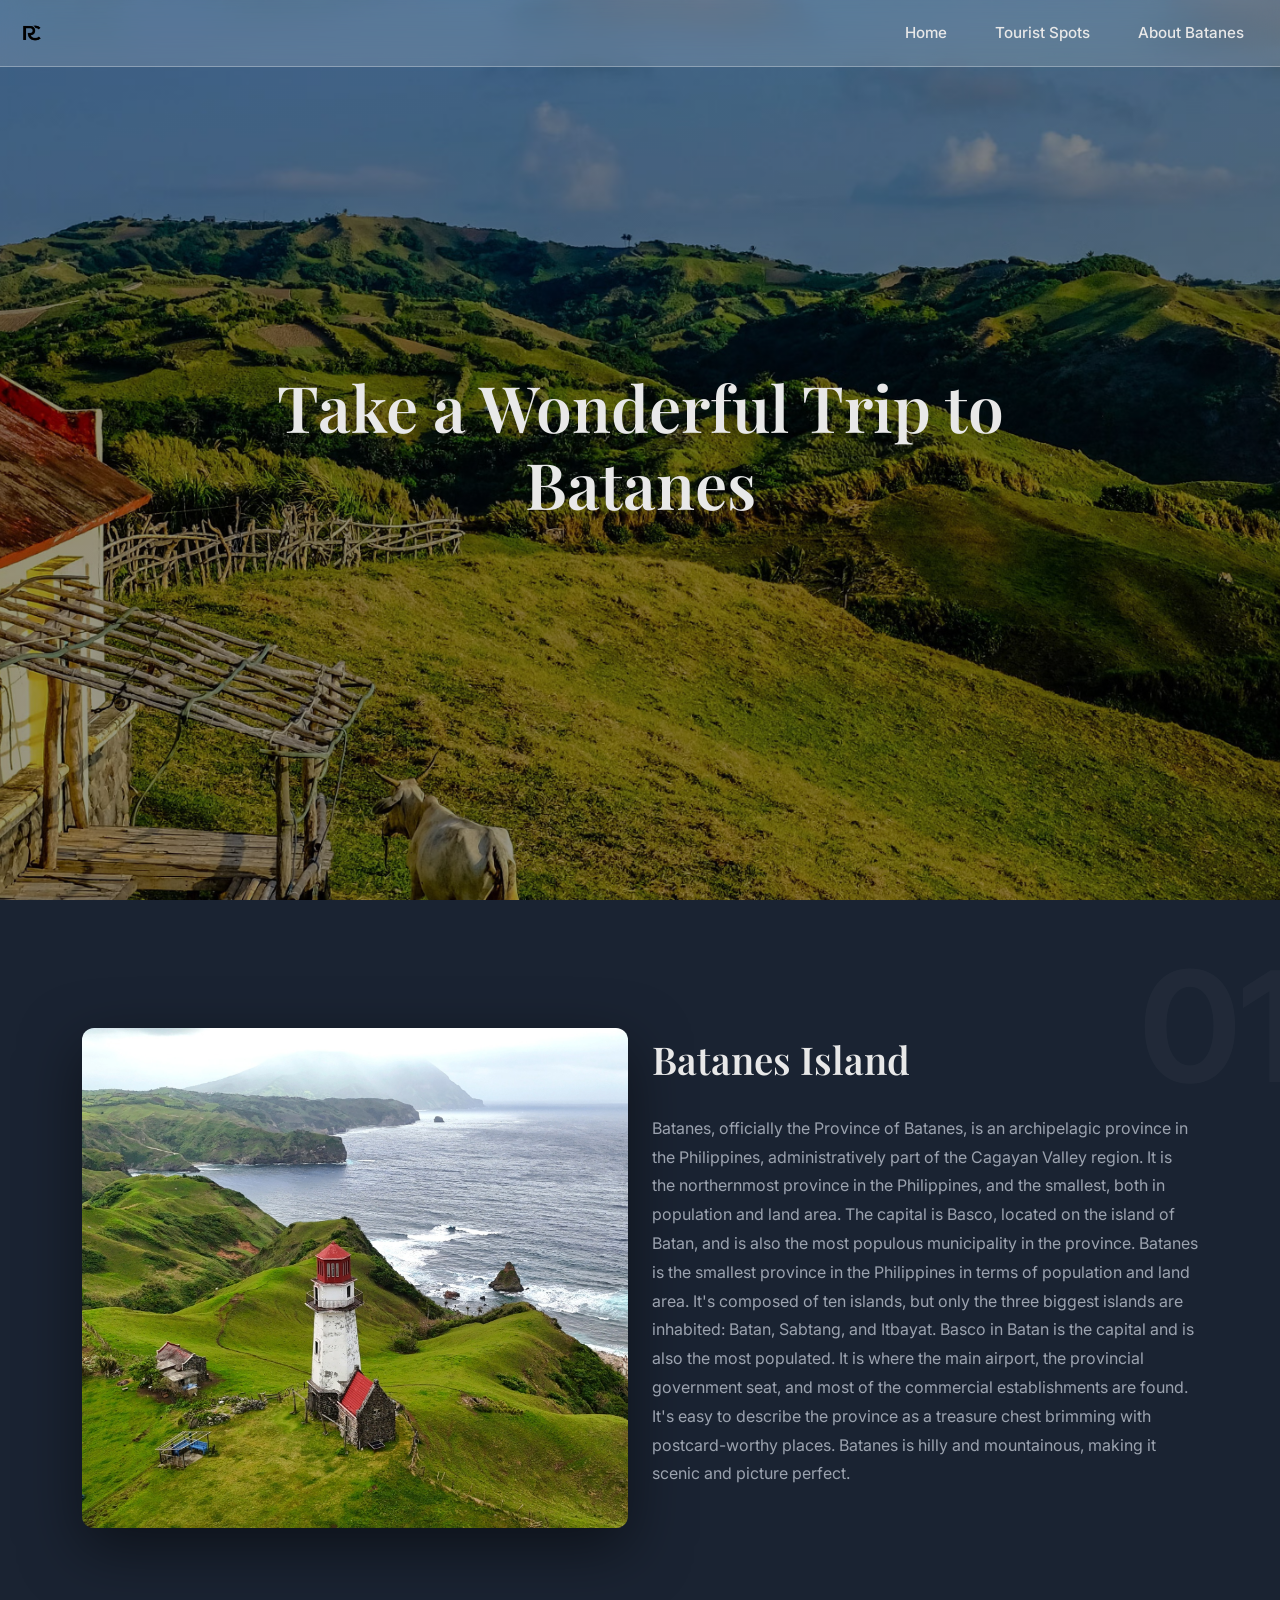
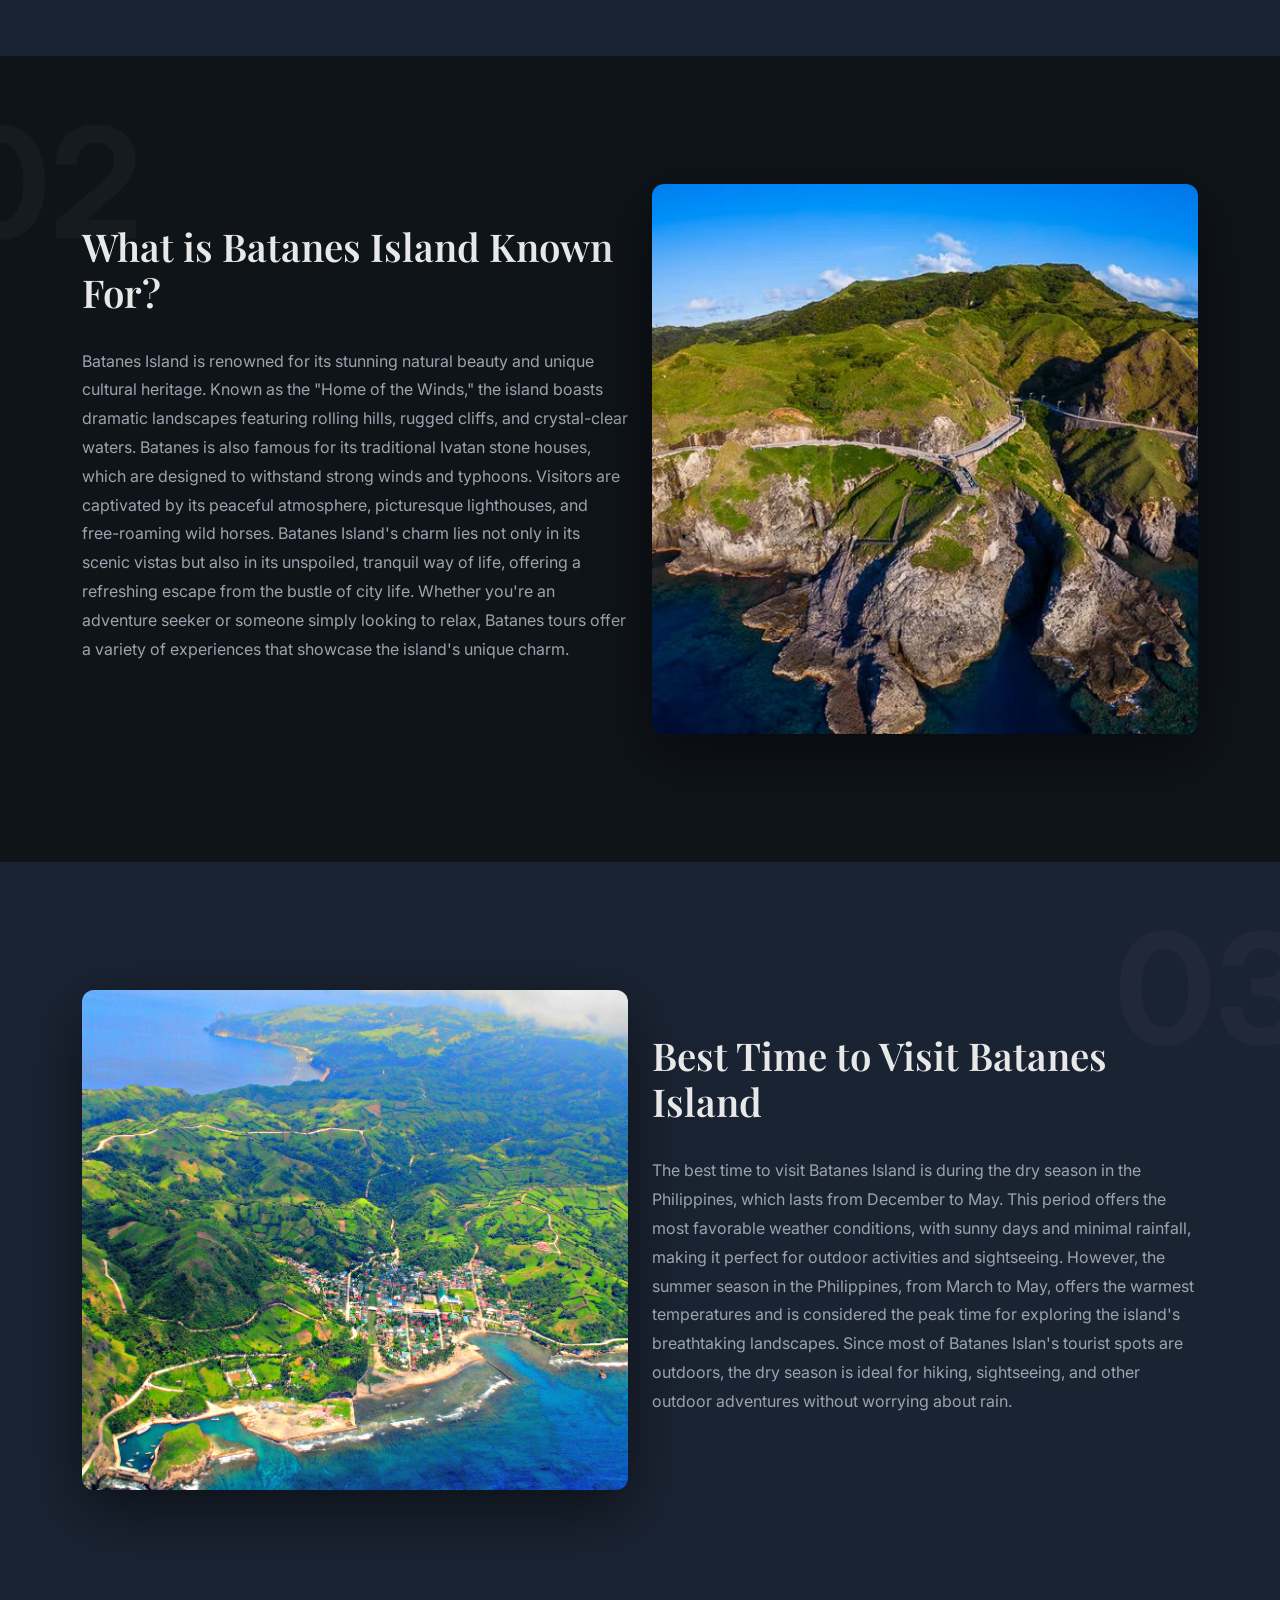
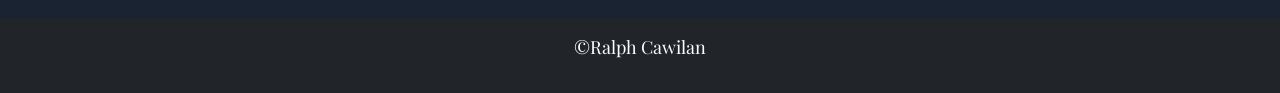
<file: index.html>
<!doctype html>
<html lang="en">

<head>
    <meta charset="utf-8">
    <meta name="viewport" content="width=device-width, initial-scale=1">
    <title>Batanes</title>
    <link href="https://cdn.jsdelivr.net/npm/bootstrap@5.3.8/dist/css/bootstrap.min.css" rel="stylesheet"
        integrity="sha384-sRIl4kxILFvY47J16cr9ZwB07vP4J8+LH7qKQnuqkuIAvNWLzeN8tE5YBujZqJLB" crossorigin="anonymous">
    <link rel="stylesheet" href="style.css">
</head>

<body>
    <nav class="navbar navbar-expand-lg fixed-top custom-navbar">
        <div class="container-fluid">
            <a class="navbar-brand" href="index.html#home">
                <img src="images/Logo.png" alt="RC Logo" width="40" height="40">
            </a>
            <button class="navbar-toggler" type="button" data-bs-toggle="collapse" data-bs-target="#navbarNav">
                <span class="navbar-toggler-icon"></span>
            </button>
            <div class="collapse navbar-collapse justify-content-end" id="navbarNav">
                <ul class="navbar-nav">
                    <li class="nav-item"><a class="nav-link" href="#home">Home</a></li>
                    <li class="nav-item"><a class="nav-link" href="index2.html">Tourist Spots</a></li>
                    <li class="nav-item"><a class="nav-link" href="#about">About Batanes</a></li>
                </ul>
            </div>
        </div>
    </nav>

    <section class="hero-section" id="home">
        <div class="hero-content">
            <h1 class="hero-title">Take a Wonderful Trip to Batanes</h1>
        </div>
    </section>

    <section class="content-section" id="about" style="background-color: var(--dark-bg);">
        <div class="container">
            <div class="row align-items-center">
                <div class="col-lg-6 order-lg-2">
                    <div class="section-number" style="top: 50px; right: -20px;">01</div>
                    <h2 class="section-title">Batanes Island</h2>
                    <p class="section-text">
                        Batanes, officially the Province of Batanes, is an archipelagic province in the Philippines,
                        administratively part of the Cagayan Valley region. It is the northernmost province in the
                        Philippines, and the smallest, both in population and land area. The capital is Basco, located
                        on the island of Batan, and is also the most populous municipality in the province.

                        Batanes is the smallest province in the Philippines in terms of population and land area. It's
                        composed of ten islands, but only the three biggest islands are inhabited: Batan, Sabtang, and
                        Itbayat. Basco in Batan is the capital and is also the most populated. It is where the main
                        airport, the provincial government seat, and most of the commercial establishments are found.
                        It's easy to describe the province as a treasure chest brimming with postcard-worthy places.
                        Batanes is hilly and mountainous, making it scenic and picture perfect.
                    </p>
                </div>
                <div class="col-lg-6 order-lg-1 mb-5 mb-lg-0">
                    <div class="image-card">
                        <img src="images/Lighthouse.jpg" alt="Lighthouse">
                    </div>
                </div>
            </div>
        </div>
    </section>

    <section class="content-section" id="tours" style="background-color: var(--darker-bg);">
        <div class="container">
            <div class="row align-items-center">
                <div class="col-lg-6">
                    <div class="section-number" style="top: 50px; left: -50px;">02</div>
                    <h2 class="section-title">What is Batanes Island Known For?</h2>
                    <p class="section-text">
                        Batanes Island is renowned for its stunning natural beauty and unique cultural heritage. Known
                        as the "Home of the Winds," the island boasts dramatic landscapes featuring rolling hills,
                        rugged cliffs, and crystal-clear waters. Batanes is also famous for its traditional Ivatan stone
                        houses, which are designed to withstand strong winds and typhoons.

                        Visitors are captivated by its peaceful atmosphere, picturesque lighthouses, and free-roaming
                        wild horses. Batanes Island's charm lies not only in its scenic vistas but also in its
                        unspoiled, tranquil way of life, offering a refreshing escape from the bustle of city life.

                        Whether you're an adventure seeker or someone simply looking to relax, Batanes tours offer a
                        variety of experiences that showcase the island's unique charm.
                    </p>
                </div>
                <div class="col-lg-6 mb-5 mb-lg-0">
                    <div class="image-card" style="height: 550px;">
                        <img src="images/Batanes.jpg" alt="Batanes">
                    </div>
                </div>
            </div>
        </div>
    </section>

    <section class="content-section" id="blog" style="background-color: var(--dark-bg);">
        <div class="container">
            <div class="row align-items-center">
                <div class="col-lg-6 order-lg-2">
                    <div class="section-number" style="top: 50px; right: -30px;">03</div>
                    <h2 class="section-title">Best Time to Visit Batanes Island</h2>
                    <p class="section-text">
                        The best time to visit Batanes Island is during the dry season in the Philippines, which lasts
                        from December to May. This period offers the most favorable weather conditions, with sunny days
                        and minimal rainfall, making it perfect for outdoor activities and sightseeing.

                        However, the summer season in the Philippines, from March to May, offers the warmest
                        temperatures and is considered the peak time for exploring the island's breathtaking landscapes.

                        Since most of Batanes Islan's tourist spots are outdoors, the dry season is ideal for hiking,
                        sightseeing, and other outdoor adventures without worrying about rain.
                    </p>
                </div>
                <div class="col-lg-6 order-lg-1 mb-5 mb-lg-0">
                    <div class="image-card">
                        <img src="images/BatanesIsland.jpg" alt="BatanesIsland">
                    </div>
                </div>
            </div>
        </div>
    </section>

    <footer class="bg-dark text-center text-lg-start text-white">
        <div class="text-center p-3">
            <p class="footer-credit">©Ralph Cawilan</p>
        </div>
    </footer>

    <script src="https://cdn.jsdelivr.net/npm/bootstrap@5.3.8/dist/js/bootstrap.bundle.min.js"
        integrity="sha384-FKyoEForCGlyvwx9Hj09JcYn3nv7wiPVlz7YYwJrWVcXK/BmnVDxM+D2scQbITxI"
        crossorigin="anonymous"></script>
</body>

</html>
</file>
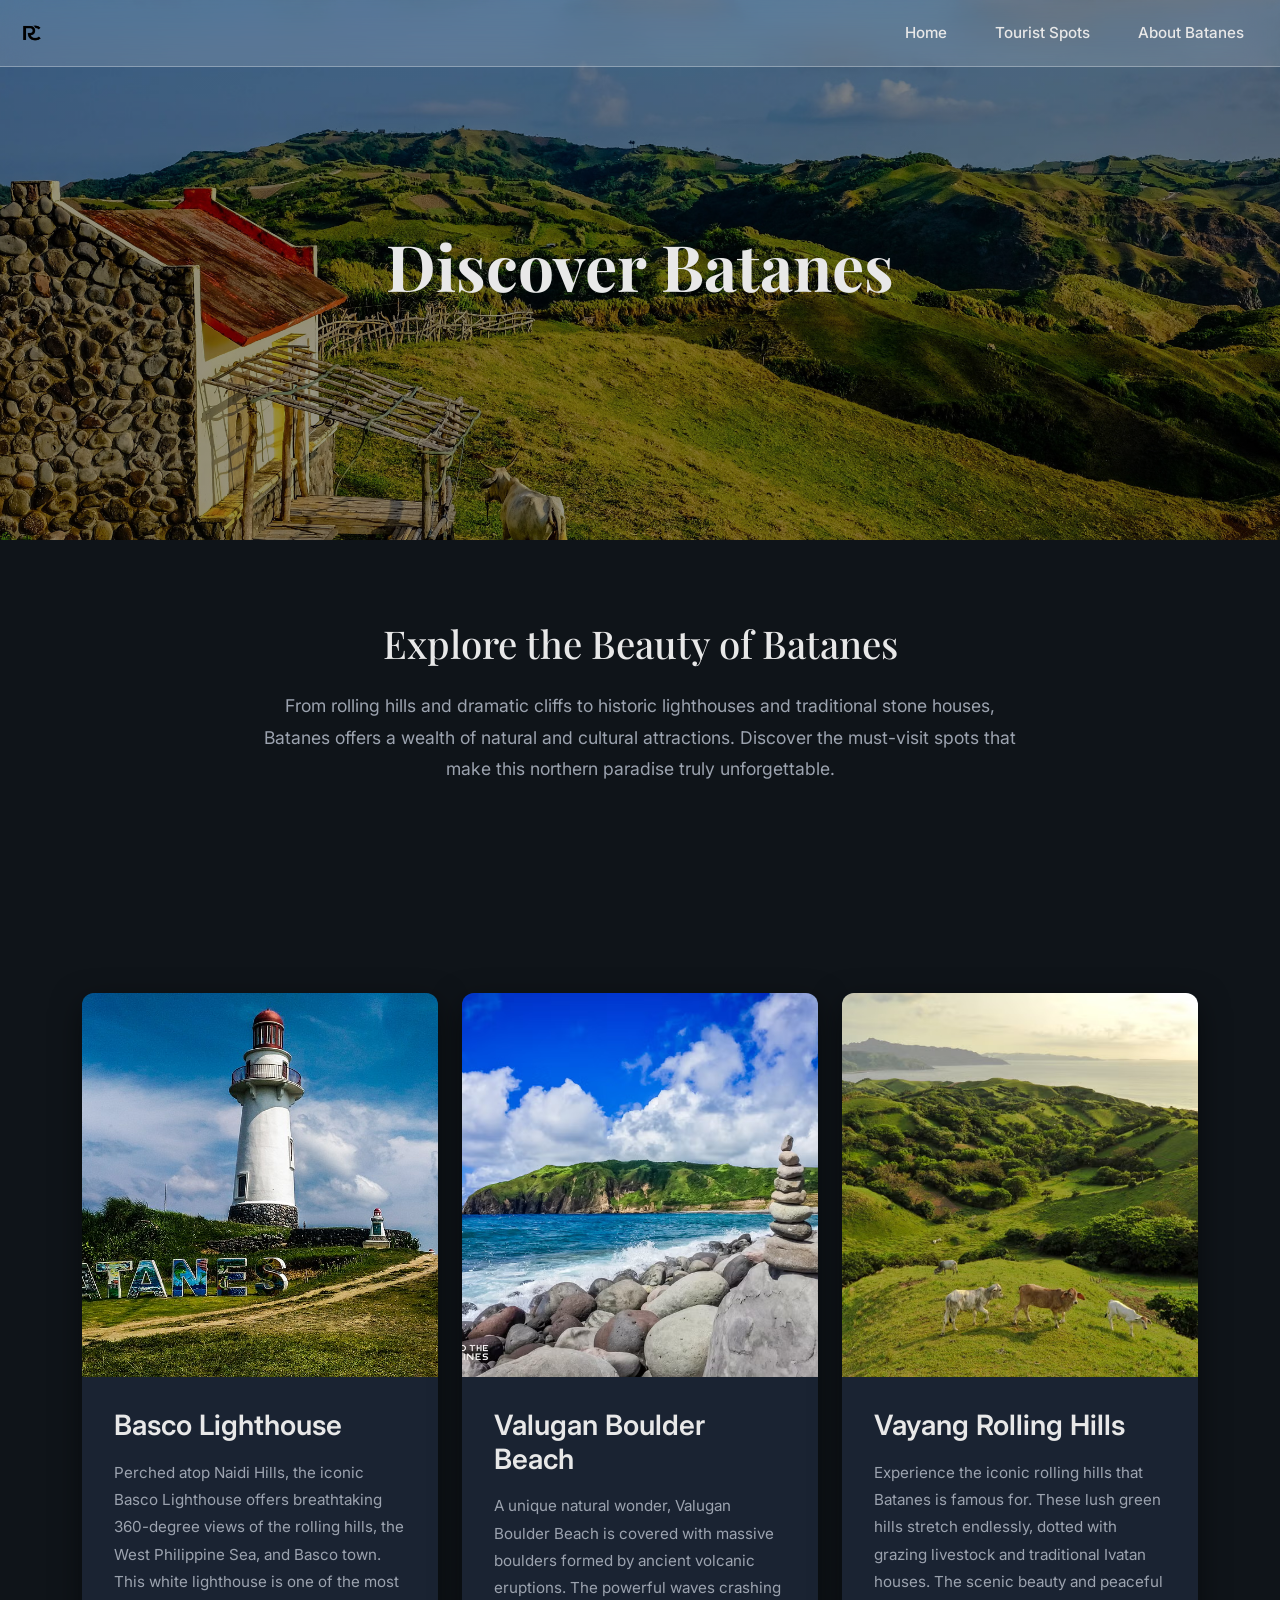
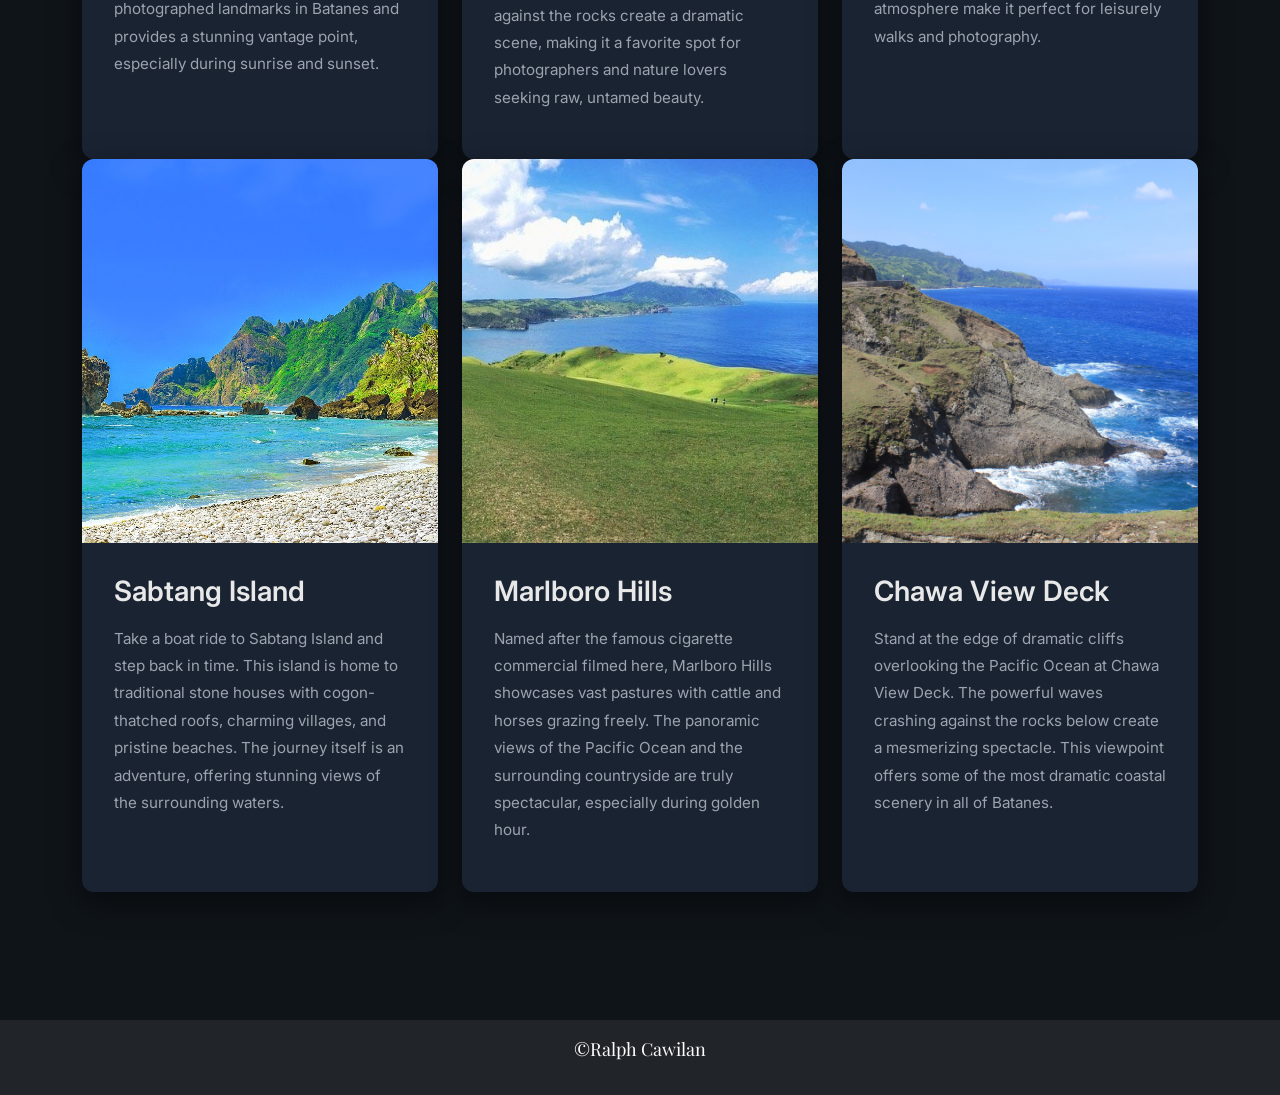
<file: index2.html>
<!doctype html>
<html lang="en">

<head>
    <meta charset="utf-8">
    <meta name="viewport" content="width=device-width, initial-scale=1">
    <title>Tourist Spots - Batanes</title>
    <link href="https://cdn.jsdelivr.net/npm/bootstrap@5.3.8/dist/css/bootstrap.min.css" rel="stylesheet"
        integrity="sha384-sRIl4kxILFvY47J16cr9ZwB07vP4J8+LH7qKQnuqkuIAvNWLzeN8tE5YBujZqJLB" crossorigin="anonymous">
    <link rel="stylesheet" href="style.css">
</head>

<body>
    <nav class="navbar navbar-expand-lg fixed-top custom-navbar">
        <div class="container-fluid">
            <a class="navbar-brand" href="index.html">
                <img src="images/Logo.png" alt="RC Logo" width="40" height="40">
            </a>
            <button class="navbar-toggler" type="button" data-bs-toggle="collapse" data-bs-target="#navbarNav">
                <span class="navbar-toggler-icon"></span>
            </button>
            <div class="collapse navbar-collapse justify-content-end" id="navbarNav">
                <ul class="navbar-nav">
                    <li class="nav-item"><a class="nav-link" href="index.html#home">Home</a></li>
                    <li class="nav-item"><a class="nav-link" href="index2.html">Tourist Spots</a></li>
                    <li class="nav-item"><a class="nav-link" href="index.html#about">About Batanes</a></li>
                </ul>
            </div>
        </div>
    </nav>
    <section class="spots-hero">
        <h1>Discover Batanes</h1>
    </section>

    <section class="page-intro">
        <div class="container">
            <h2>Explore the Beauty of Batanes</h2>
            <p>
                From rolling hills and dramatic cliffs to historic lighthouses and traditional stone houses,
                Batanes offers a wealth of natural and cultural attractions. Discover the must-visit spots
                that make this northern paradise truly unforgettable.
            </p>
        </div>
    </section>

    <section class="content-section">
        <div class="container">
            <div class="row">
                <div class="col-lg-4">
                    <div class="spot-card">
                        <img src="images/BascoLighthouse.jpg" alt="Basco Lighthouse" class="spot-image">
                        <div class="spot-content">
                            <h3 class="spot-title">Basco Lighthouse</h3>
                            <p class="spot-description">
                                Perched atop Naidi Hills, the iconic Basco Lighthouse offers breathtaking 360-degree
                                views of the rolling hills, the West Philippine Sea, and Basco town. This white
                                lighthouse is one of the most photographed landmarks in Batanes and provides a stunning
                                vantage point, especially during sunrise and sunset.
                            </p>
                        </div>
                    </div>
                </div>

                <div class="col-lg-4">
                    <div class="spot-card">
                        <img src="images/Valugan.jpg" alt="Valugan Boulder Beach" class="spot-image">
                        <div class="spot-content">
                            <h3 class="spot-title">Valugan Boulder Beach</h3>
                            <p class="spot-description">
                                A unique natural wonder, Valugan Boulder Beach is covered with massive boulders formed
                                by ancient volcanic eruptions. The powerful waves crashing against the rocks create a
                                dramatic scene, making it a favorite spot for photographers and nature lovers seeking
                                raw, untamed beauty.
                            </p>
                        </div>
                    </div>
                </div>

                <div class="col-lg-4">
                    <div class="spot-card">
                        <img src="images/Vayang.jpg" alt="Vayang Rolling Hills" class="spot-image">
                        <div class="spot-content">
                            <h3 class="spot-title">Vayang Rolling Hills</h3>
                            <p class="spot-description">
                                Experience the iconic rolling hills that Batanes is famous for. These lush green hills
                                stretch endlessly, dotted with grazing livestock and traditional Ivatan houses. The
                                scenic beauty and peaceful atmosphere make it perfect for leisurely walks and
                                photography.
                            </p>
                        </div>
                    </div>
                </div>

                <div class="col-lg-4">
                    <div class="spot-card">
                        <img src="images/Sabtang.jpg" alt="Sabtang Island" class="spot-image">
                        <div class="spot-content">
                            <h3 class="spot-title">Sabtang Island</h3>
                            <p class="spot-description">
                                Take a boat ride to Sabtang Island and step back in time. This island is home to
                                traditional stone houses with cogon-thatched roofs, charming villages, and pristine
                                beaches. The journey itself is an adventure, offering stunning views of the surrounding
                                waters.
                            </p>
                        </div>
                    </div>
                </div>

                <div class="col-lg-4">
                    <div class="spot-card">
                        <img src="images/Marlboro.jpg" alt="Marlboro Hills" class="spot-image">
                        <div class="spot-content">
                            <h3 class="spot-title">Marlboro Hills</h3>
                            <p class="spot-description">
                                Named after the famous cigarette commercial filmed here, Marlboro Hills showcases vast
                                pastures with cattle and horses grazing freely. The panoramic views of the Pacific Ocean
                                and the surrounding countryside are truly spectacular, especially during golden hour.
                            </p>
                        </div>
                    </div>
                </div>

                <div class="col-lg-4">
                    <div class="spot-card">
                        <img src="images/Chawa.jpg" alt="Chawa View Deck" class="spot-image">
                        <div class="spot-content">
                            <h3 class="spot-title">Chawa View Deck</h3>
                            <p class="spot-description">
                                Stand at the edge of dramatic cliffs overlooking the Pacific Ocean at Chawa View Deck.
                                The powerful waves crashing against the rocks below create a mesmerizing spectacle. This
                                viewpoint offers some of the most dramatic coastal scenery in all of Batanes.
                            </p>
                        </div>
                    </div>
                </div>
            </div>
        </div>
    </section>

    <footer class="bg-dark text-center text-lg-start text-white">
        <div class="text-center p-3">
            <p class="footer-credit">©Ralph Cawilan</p>
        </div>
    </footer>
    <script src="https://cdn.jsdelivr.net/npm/bootstrap@5.3.8/dist/js/bootstrap.bundle.min.js"
        integrity="sha384-FKyoEForCGlyvwx9Hj09JcYn3nv7wiPVlz7YYwJrWVcXK/BmnVDxM+D2scQbITxI"
        crossorigin="anonymous"></script>
</body>

</html>
</file>
<file: style.css>
@import url('https://fonts.googleapis.com/css2?family=Playfair+Display:wght@400;600;700&family=Inter:wght@300;400;500&display=swap');

:root {
  --dark-bg: #1a2332;
  --darker-bg: #0f1419;
  --accent-gold: #d4af37;
  --text-light: #e8e8e8;
  --text-muted: #9ca3af;
}

body {
  font-family: 'Inter', sans-serif;
  background-color: var(--darker-bg);
  color: var(--text-light);
}

h1,
h2 {
  font-family: 'Playfair Display', serif;
}

.custom-navbar {
  background: rgba(255, 255, 255, 0.15);
  backdrop-filter: blur(15px);
  border-bottom: 1px solid rgba(255, 255, 255, 0.3);
}

.custom-navbar .nav-link {
  color: var(--text-light);
  margin: 0 1rem;
  font-size: 0.95rem;
  font-weight: 500;
  transition: color 0.3s;
}

.custom-navbar .nav-link:hover,
.custom-navbar .nav-link:focus,
.custom-navbar .nav-link.active {
  color: var(--accent-gold);
}

.hero-section,
.spots-hero {
  background: linear-gradient(rgba(0, 0, 0, 0.4), rgba(0, 0, 0, 0.4)), url('images/hero-bg.jpg') center/cover;
  display: flex;
  align-items: center;
  justify-content: center;
}

.hero-section {
  height: 100vh;
}

.spots-hero {
  height: 60vh;
}

.hero-title,
.spots-hero h1 {
  font-size: clamp(2rem, 5vw, 4rem);
  font-weight: 600;
  line-height: 1.2;
  text-align: center;
  max-width: 800px;
  padding: 0 2rem;
}

.spots-hero h1 {
  font-weight: 700;
}

.content-section {
  position: relative;
  padding: 8rem 0;
  overflow: hidden;
}

.section-number {
  font-size: clamp(4rem, 12vw, 12rem);
  font-weight: 700;
  color: rgba(255, 255, 255, 0.03);
  position: absolute;
  line-height: 1;
}

.section-title {
  font-size: clamp(1.75rem, 3vw, 3rem);
  font-weight: 600;
  margin-bottom: 2rem;
}

.section-text {
  color: var(--text-muted);
  line-height: 1.8;
  margin-bottom: 2rem;
}

.image-card {
  height: clamp(250px, 40vw, 500px);
  border-radius: 12px;
  overflow: hidden;
  box-shadow: 0 20px 60px rgba(0, 0, 0, 0.5);
  transition: transform 0.3s;
}

.image-card:hover {
  transform: scale(1.02);
}

.image-card img {
  width: 100%;
  height: 100%;
  object-fit: cover;
}

.page-intro {
  padding: 5rem 0;
  text-align: center;
}

.page-intro h2 {
  font-size: clamp(2rem, 3vw, 2.5rem);
  margin-bottom: 1.5rem;
}

.page-intro p {
  color: var(--text-muted);
  max-width: 800px;
  margin: 0 auto;
  line-height: 1.8;
  font-size: clamp(1rem, 1.5vw, 1.1rem);
  padding: 0 1rem;
}

.spot-card {
  background-color: var(--dark-bg);
  border-radius: 12px;
  overflow: hidden;
  box-shadow: 0 10px 30px rgba(0, 0, 0, 0.5);
  transition: transform 0.3s, box-shadow 0.3s;
  display: flex;
  flex-direction: column;
  height: 100%;
}

.spot-card:hover {
  transform: translateY(-5px);
  box-shadow: 0 20px 50px rgba(0, 0, 0, 0.7);
}

.spot-image {
  width: 100%;
  height: clamp(250px, 30vw, 400px);
  object-fit: cover;
}

.spot-content {
  padding: 2rem;
  flex-grow: 1;
  display: flex;
  flex-direction: column;
}

.spot-title {
  font-size: 1.75rem;
  font-weight: 600;
  margin-bottom: 1rem;
}

.spot-description {
  color: var(--text-muted);
  line-height: 1.8;
  font-size: 0.95rem;
}

.footer-credit {
  font-family: 'Playfair Display', serif;
  font-size: 18px;
  margin-bottom: 1rem;
}

@media (max-width: 768px) {
  .content-section {
    padding: 4rem 0;
  }

  .spot-content {
    padding: 1.5rem;
  }

  .section-number {
    display: none;
  }

}
</file>
